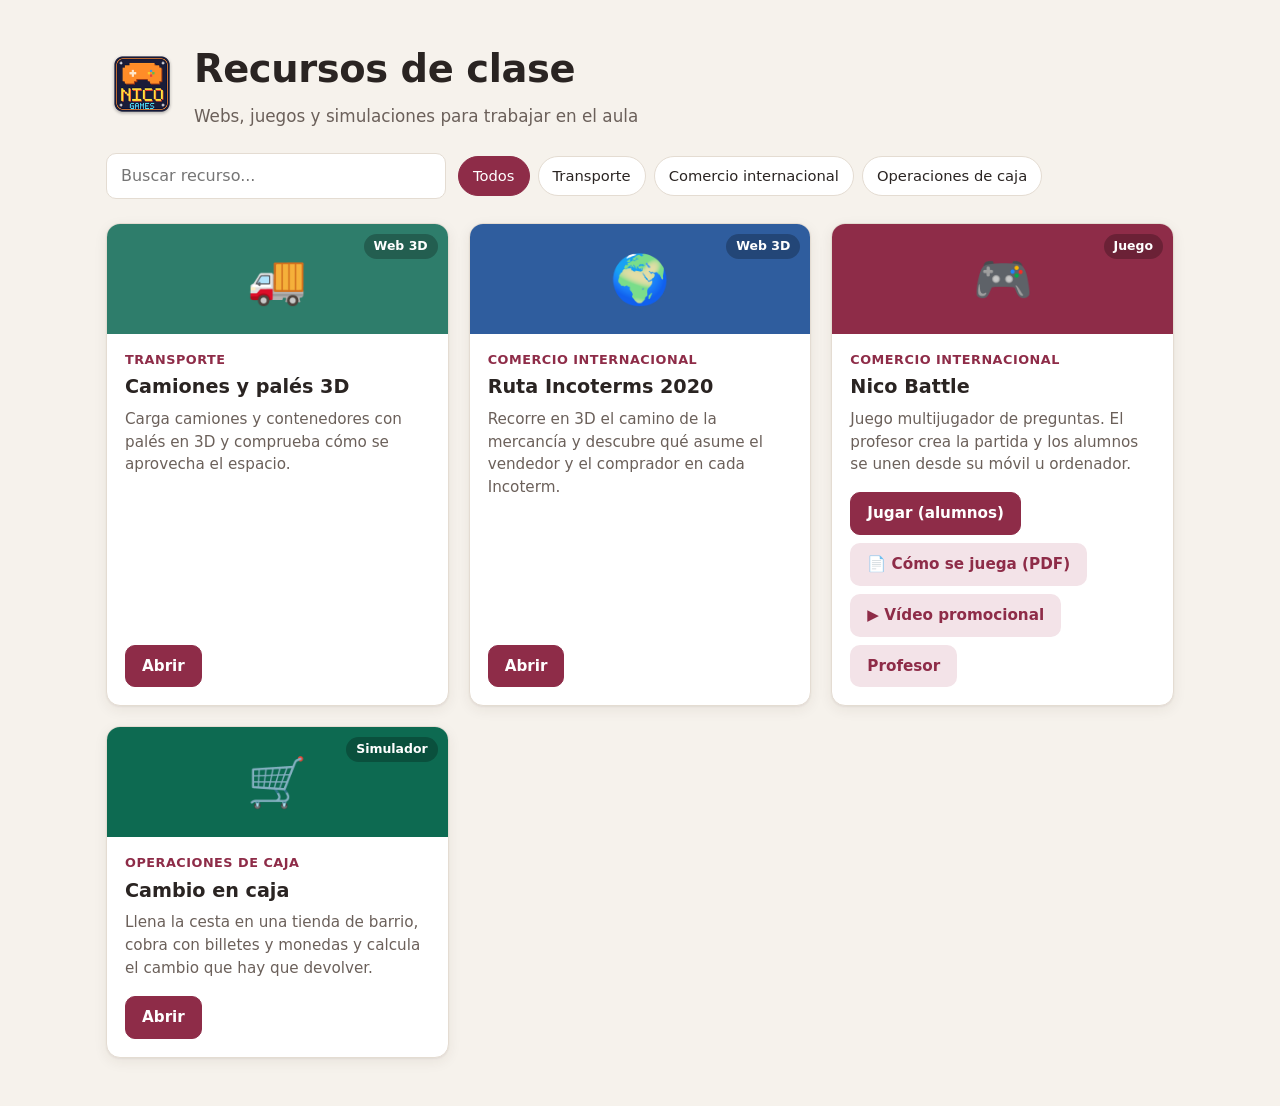
<file: index.html>
<!doctype html>
<html lang="es">
<head>
  <meta charset="utf-8">
  <meta name="viewport" content="width=device-width, initial-scale=1">
  <title>Recursos de clase</title>
  <link rel="stylesheet" href="css/estilos.css?v=2">
  <link rel="icon" href="img/logo_nico.png">
</head>
<body>
  <header class="cabecera">
    <div class="contenedor marca">
      <img class="logo" src="img/logo_nico.png" alt="Logo de Nico Games">
      <div>
        <h1 id="titulo">Recursos de clase</h1>
        <p id="subtitulo" class="subtitulo"></p>
      </div>
    </div>
  </header>

  <main class="contenedor">
    <div class="herramientas">
      <input id="buscador" class="buscador" type="search" placeholder="Buscar recurso..." aria-label="Buscar recurso">
      <div id="filtros" class="filtros" role="group" aria-label="Filtrar por tema"></div>
    </div>

    <div id="rejilla" class="rejilla"></div>
    <p id="vacio" class="vacio" hidden>No hay recursos que coincidan con la búsqueda.</p>
  </main>

  <dialog id="reproductor" class="reproductor">
    <div class="reproductor-barra">
      <h2 id="video-titulo"></h2>
      <button id="cerrar-video" type="button" class="cerrar" aria-label="Cerrar vídeo">✕</button>
    </div>
    <video id="video" controls playsinline></video>
  </dialog>

  <script src="js/recursos.js?v=6"></script>
  <script src="js/portal.js"></script>
</body>
</html>
</file>
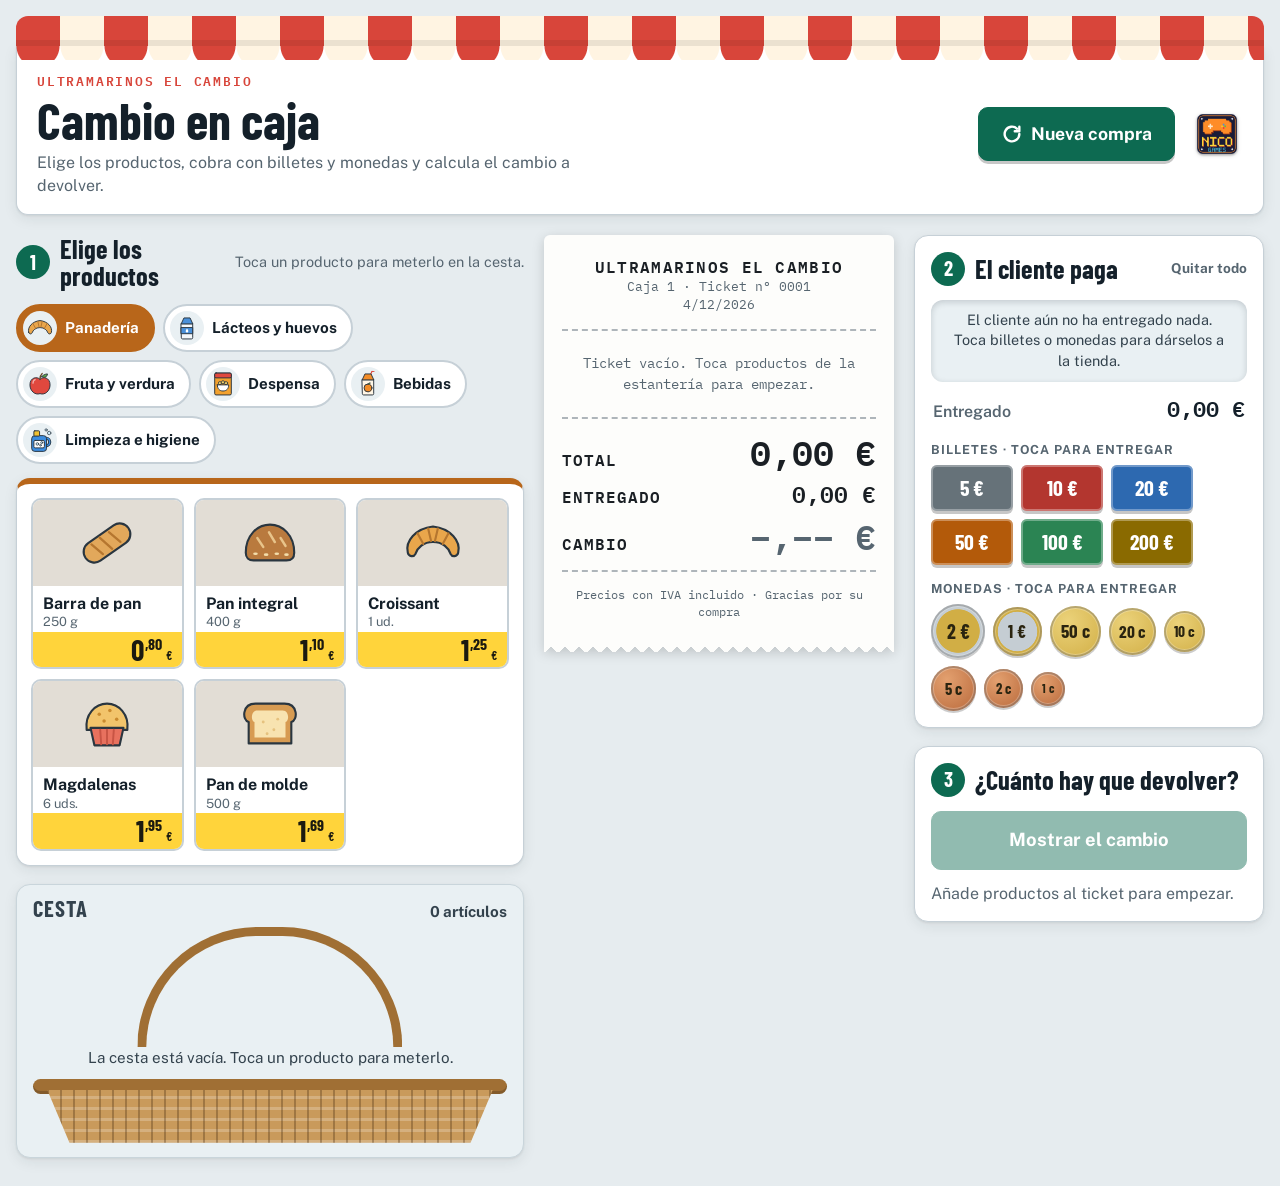
<file: cambio-en-caja/index.html>
<!doctype html><html><head><meta charset=utf8><meta name=viewport content="width=device-width,initial-scale=1,viewport-fit=cover"><style>:root{color-scheme:light;box-sizing:border-box;padding-top:env(safe-area-inset-top,0px);padding-bottom:env(safe-area-inset-bottom,0px)}html{scroll-padding-top:env(safe-area-inset-top,0px)}body{margin:0;padding:0;font:14px -apple-system,BlinkMacSystemFont,sans-serif;background:#fff;color:#000}img{max-width:100%}[hidden]:not([hidden=until-found i]){display:none!important}</style></head><body>
<title>Cambio en caja</title>
<link rel="icon" href="logo_nico.png">
<link rel="preconnect" href="https://fonts.googleapis.com">
<link rel="preconnect" href="https://fonts.gstatic.com" crossorigin>
<link rel="stylesheet" href="https://fonts.googleapis.com/css2?family=Barlow+Condensed:wght@500;600;700&family=IBM+Plex+Mono:wght@400;500;600&family=Public+Sans:wght@400;500;600;700&display=swap">
<style>
/* Concepto: una tienda de barrio. Toldo a rayas arriba; a la izquierda los pasillos con etiquetas de precio amarillas y la cesta; a la derecha el ticket y la caja, en tres pasos numerados. */
:root{
  --bg:#E6ECEF; --panel:#FFFFFF; --ink:#14202A; --muted:#566570; --line:#C6D0D7;
  --accent:#0D6A51; --accent-ink:#FFFFFF;
  --label:#FFD43B; --label-ink:#1B1A10;
  --paper:#FDFDFB; --paper-ink:#1A1F24; --paper-line:#AEB5BA;
  --warn:#B3261E;
  --stage:#E9F0F3; --stage-ink:#33424D; --stage-line:#C9D5DB; --wick:#C99A5B; --wick-d:#A06F34;
  --awn-a:#D8453A; --awn-b:#FFF4E2;
  --cu:#B8683A; --au:#D1AE45; --ag:#C5CDD3;
  --b5:#667279; --b10:#B3362F; --b20:#2D69B0; --b50:#B35A0A; --b100:#2B8453; --b200:#8A6A00;
  --shadow:0 1px 2px rgba(20,32,42,.08),0 4px 14px rgba(20,32,42,.08);
  --f-display:'Barlow Condensed','Arial Narrow',Arial,sans-serif;
  --f-body:'Public Sans',system-ui,-apple-system,'Segoe UI',sans-serif;
  --f-mono:'IBM Plex Mono',ui-monospace,Menlo,Consolas,monospace;
}
@media (prefers-color-scheme: dark){
  :root:not([data-theme="light"]){
    --bg:#0D151B; --panel:#17222B; --ink:#E6EDF1; --muted:#9BAAB5; --line:#2B3A45;
    --accent:#4CC2A0; --accent-ink:#06251C;
    --paper:#25323C; --paper-ink:#E8EEF1; --paper-line:#4A5A65;
    --warn:#FF8F85; --shadow:0 1px 2px rgba(0,0,0,.4),0 4px 14px rgba(0,0,0,.3);
    color-scheme:dark;
  }
}
:root[data-theme="dark"]{
  --bg:#0D151B; --panel:#17222B; --ink:#E6EDF1; --muted:#9BAAB5; --line:#2B3A45;
  --accent:#4CC2A0; --accent-ink:#06251C;
  --paper:#25323C; --paper-ink:#E8EEF1; --paper-line:#4A5A65;
  --warn:#FF8F85; --shadow:0 1px 2px rgba(0,0,0,.4),0 4px 14px rgba(0,0,0,.3);
  color-scheme:dark;
}

*{box-sizing:border-box}
body{
  margin:0; background:var(--bg); color:var(--ink);
  font-family:var(--f-body); font-size:16px; line-height:1.45;
  padding-block:16px 28px;
  padding-left:max(16px,env(safe-area-inset-left,0px));
  padding-right:max(16px,env(safe-area-inset-right,0px));
}
button{font:inherit;color:inherit}
:focus-visible{outline:3px solid var(--accent);outline-offset:2px}
.page{max-width:1440px;margin:0 auto}

/* Fachada: toldo y cartel */
.awning{position:relative;height:30px;border-radius:12px 12px 0 0;background:repeating-linear-gradient(90deg,var(--awn-a) 0 44px,var(--awn-b) 44px 88px);box-shadow:inset 0 -6px 0 rgba(0,0,0,.08)}
.awning::after{content:"";position:absolute;left:0;right:0;top:100%;height:14px;z-index:1;
  background:radial-gradient(circle at 22px 0,var(--awn-a) 21px,transparent 22px) 0 0/88px 14px repeat-x,
             radial-gradient(circle at 66px 0,var(--awn-b) 21px,transparent 22px) 0 0/88px 14px repeat-x}
.bar{display:flex;flex-wrap:wrap;align-items:center;justify-content:space-between;gap:14px 24px;
  background:var(--panel);border:1px solid var(--line);border-top:0;border-radius:0 0 12px 12px;padding:24px 20px 16px;margin-bottom:20px;box-shadow:var(--shadow)}
.kicker{margin:0;font:600 .8rem var(--f-mono);letter-spacing:.14em;text-transform:uppercase;color:var(--awn-a)}
h1{font-family:var(--f-display);font-weight:700;font-size:clamp(2.2rem,4.5vw,3.2rem);line-height:1;margin:2px 0 0;text-wrap:balance}
.sub{margin:6px 0 0;color:var(--muted);max-width:56ch}
.btn{display:inline-flex;align-items:center;justify-content:center;gap:8px;padding:10px 16px;border-radius:10px;border:1px solid var(--line);background:var(--panel);font-weight:700;cursor:pointer;transition:transform .08s,box-shadow .12s,filter .12s}
.btn:hover{filter:brightness(1.06)}
.btn:active{transform:translateY(1px)}
.btn.primary{background:var(--accent);border-color:var(--accent);color:var(--accent-ink);box-shadow:0 3px 0 rgba(0,0,0,.22)}
.btn.primary:active{box-shadow:0 1px 0 rgba(0,0,0,.22);transform:translateY(2px)}
.btn.new{font-size:1.1rem;padding:13px 22px}
/* Firma con el logo de Nico Games, junto al botón de nueva compra */
.bar-right{display:flex;align-items:center;gap:16px;flex-wrap:wrap}
.firma{display:flex;align-items:center;gap:8px;color:var(--muted);font:600 .8rem var(--f-body);text-decoration:none}
.firma img{width:52px;height:52px;display:block;filter:drop-shadow(0 1px 2px rgba(0,0,0,.15))}
.btn.big{width:100%;padding:15px 16px;font-size:1.15rem}
.btn:disabled,.btn:disabled:hover{opacity:.45;cursor:not-allowed;filter:none;transform:none;box-shadow:none}

/* Distribución: tienda | ticket + caja */
.layout{display:grid;gap:20px;grid-template-columns:minmax(0,1fr);align-items:start}
.shop,.side,.col{display:flex;flex-direction:column;gap:18px;min-width:0}
@media (min-width:780px){.layout{grid-template-columns:minmax(0,1fr) minmax(320px,370px)}}
@media (min-width:1220px){
  .layout{grid-template-columns:minmax(0,1fr) 720px}
  .side{display:grid;grid-template-columns:minmax(0,1fr) minmax(0,1fr);align-items:start;gap:20px}
}

/* Pasos */
.step-h{display:flex;align-items:center;gap:10px;flex-wrap:wrap}
.step-n{flex:0 0 auto;width:34px;height:34px;border-radius:50%;background:var(--accent);color:var(--accent-ink);display:grid;place-items:center;font:700 1.3rem/1 var(--f-display)}
h2{font-family:var(--f-display);font-weight:700;font-size:1.65rem;line-height:1.05;margin:0}
.step-h h2{flex:1 1 0;min-width:9ch}
.step-h .hint{flex:0 1 auto}
.step-h .hint{margin:0;color:var(--muted);font-size:.9rem}
.panel{background:var(--panel);border:1px solid var(--line);border-radius:14px;padding:16px;box-shadow:var(--shadow)}
.panel > .step-h{margin-bottom:14px}

/* Pasillos */
.tabs{display:flex;flex-wrap:wrap;gap:8px;margin:14px 0}
.tab{display:flex;align-items:center;gap:8px;padding:5px 14px 5px 5px;border-radius:999px;border:2px solid var(--line);background:var(--panel);font-weight:700;font-size:.95rem;cursor:pointer;transition:transform .08s}
.tab:hover{border-color:var(--cat)}
.tab:active{transform:scale(.97)}
.tab .ico{width:34px;height:34px;background:var(--stage);border-radius:50%;padding:3px}
.tab[aria-selected="true"]{background:var(--cat);border-color:var(--cat);color:#fff}
.tab-n{min-width:22px;height:22px;padding:0 6px;border-radius:11px;background:var(--accent);color:var(--accent-ink);font-size:.8rem;line-height:22px;text-align:center}
.tab[aria-selected="true"] .tab-n{background:#fff;color:#14202A}
.aisle{background:var(--panel);border:1px solid var(--line);border-top:6px solid var(--cat);border-radius:14px;padding:14px;box-shadow:var(--shadow)}
.tiles{display:grid;grid-template-columns:repeat(auto-fill,minmax(138px,1fr));gap:10px}
.tile{
  position:relative;display:flex;flex-direction:column;align-items:flex-start;text-align:left;
  padding:10px 10px 0;background:var(--panel);border:2px solid var(--line);
  border-radius:10px;overflow:hidden;cursor:pointer;transition:border-color .12s,transform .1s,box-shadow .12s;
}
.tile:hover{border-color:var(--cat);transform:translateY(-3px);box-shadow:0 8px 16px rgba(20,32,42,.14)}
.tile:active{transform:scale(.97)}
.tile.in{border-color:var(--accent)}
.ico{display:block;width:62px;height:62px;transition:transform .12s}
.tile:hover .t-art .ico{transform:scale(1.1) rotate(-3deg)}
.t-art{align-self:stretch;margin:-10px -10px 8px;height:86px;display:grid;place-items:center;background:var(--stage);background:color-mix(in srgb,var(--cat) 14%,var(--stage))}
.t-name{font-weight:700;line-height:1.2}
.t-unit{font-size:.8rem;color:var(--muted)}
.price{
  align-self:stretch;margin:auto -10px 0;padding:3px 10px;margin-top:8px;
  display:flex;justify-content:flex-end;align-items:flex-start;gap:1px;
  background:var(--label);color:var(--label-ink);
}
.tile .price{margin-top:auto}
.price .int{font:700 1.85rem/1 var(--f-display)}
.price .dec{font:700 1rem/1 var(--f-display);margin-top:.08rem}
.price .cur{font:600 .8rem/1 var(--f-display);margin-left:3px;align-self:flex-end;padding-bottom:3px}
.t-qty{position:absolute;top:8px;right:8px;min-width:28px;height:28px;padding:0 8px;border-radius:14px;background:var(--accent);color:var(--accent-ink);font:700 .95rem/28px var(--f-body);text-align:center;box-shadow:0 2px 0 rgba(0,0,0,.2)}
.t-qty.pop{animation:pop .3s ease-out}
@keyframes pop{0%{transform:scale(.4)}60%{transform:scale(1.25)}100%{transform:scale(1)}}

/* Cesta de la compra */
.basket-card{background:var(--stage);color:var(--stage-ink);border:1px solid var(--stage-line);border-radius:14px;padding:12px 16px 14px;overflow:hidden;box-shadow:var(--shadow)}
.bk-top{display:flex;justify-content:space-between;align-items:baseline;gap:10px}
.bk-top h3{margin:0;font:700 1.4rem/1 var(--f-display);letter-spacing:.04em;text-transform:uppercase}
.bk-top span{font-weight:700;font-size:.95rem}
.basket{position:relative;padding-top:24px;max-width:640px;margin:0 auto}
.b-handle{position:absolute;top:4px;left:50%;width:56%;height:120px;transform:translateX(-50%);border:9px solid var(--wick-d);border-bottom:0;border-radius:200px 200px 0 0}
.b-items{position:relative;z-index:2;height:148px;display:flex;flex-wrap:wrap-reverse;align-content:flex-start;justify-content:center;padding:0 22px}
.b-ico{position:relative;display:block;margin:-10px -5px 0;transform:rotate(var(--r))}
.b-ico .ico{width:58px;height:58px}
.b-ico.drop{animation:drop .4s cubic-bezier(.3,1.4,.5,1)}
@keyframes drop{from{transform:translateY(-60px) rotate(var(--r));opacity:.1}to{transform:translateY(0) rotate(var(--r));opacity:1}}
.b-n{position:absolute;right:-4px;top:-2px;background:var(--accent);color:var(--accent-ink);font:700 .8rem/1 var(--f-body);padding:3px 6px;border-radius:10px}
.b-empty{width:100%;margin:0 0 26px;text-align:center;font-size:.95rem}
.b-front{position:relative;z-index:3;height:64px;margin-top:-16px}
.b-rim{position:absolute;inset:0 0 auto 0;height:15px;border-radius:8px;background:var(--wick-d);box-shadow:inset 0 -3px 0 rgba(0,0,0,.18)}
.b-weave{position:absolute;inset:11px 3% 0 3%;clip-path:polygon(0 0,100% 0,95% 100%,5% 100%);background:repeating-linear-gradient(90deg,rgba(60,35,10,.3) 0 2px,transparent 2px 13px),repeating-linear-gradient(0deg,rgba(255,255,255,.22) 0 3px,transparent 3px 11px),var(--wick)}

/* Ticket */
.ticket-wrap{filter:drop-shadow(0 3px 6px rgba(0,0,0,.16));padding-bottom:10px}
.ticket{position:relative;background:var(--paper);color:var(--paper-ink);font-family:var(--f-mono);padding:20px 18px 22px;border-radius:6px 6px 0 0}
.ticket::after{
  content:"";position:absolute;left:0;right:0;top:100%;height:10px;
  background:
    linear-gradient(135deg,var(--paper) 50%,transparent 50%) 0 0/14px 10px,
    linear-gradient(225deg,var(--paper) 50%,transparent 50%) 0 0/14px 10px;
}
.t-head{text-align:center}
.t-shop{font-weight:600;letter-spacing:.08em}
.t-meta{font-size:.8rem;color:var(--muted)}
.dash{border:0;border-top:2px dashed var(--paper-line);margin:14px 0}
.lines{list-style:none;margin:0;padding:0;display:flex;flex-direction:column;gap:10px}
.line{display:grid;grid-template-columns:2.4ch 34px minmax(0,1fr) auto auto;gap:4px 8px;align-items:center;font-size:.92rem}
.l-ico{display:grid;place-items:center;width:34px;height:34px;background:var(--stage);border-radius:6px}
.l-ico .ico{width:28px;height:28px}
.l-q{font-weight:600}
.l-n{min-width:0}
.l-n small{display:block;color:var(--muted);font-size:.76rem;line-height:1.3}
.l-a{font-weight:500;text-align:right;font-variant-numeric:tabular-nums}
.l-c{display:flex;gap:4px}
.l-c button{width:26px;height:26px;padding:0;border:1px solid var(--paper-line);border-radius:4px;background:transparent;font:600 1rem/1 var(--f-mono);cursor:pointer}
.l-c button:hover{border-color:var(--paper-ink)}
@media (hover:hover){
  .l-c{opacity:.45}
  .line:hover .l-c,.line:focus-within .l-c{opacity:1}
}
.empty{color:var(--muted);text-align:center;padding:8px 0;font-size:.9rem}
.sums{margin:0;display:grid;gap:6px}
.sums .row{display:flex;justify-content:space-between;align-items:baseline;gap:12px}
.sums dt{font-weight:600;letter-spacing:.06em}
.sums dd{margin:0;font-weight:600;font-variant-numeric:tabular-nums;text-align:right}
.row.total dd,.row.change dd{font-size:2.2rem;line-height:1.1}
.row.paid dd{font-size:1.45rem}
.row.change.hidden dd{color:var(--muted)}
.row.change.shown dd{color:var(--accent)}
.row.change.short dt,.row.change.short dd{color:var(--warn)}
.t-foot{margin:0;text-align:center;font-size:.75rem;color:var(--muted)}

/* Paso 2: el cliente paga */
.link-btn{margin-left:auto;border:0;background:none;padding:2px 0;color:var(--accent);font-weight:700;font-size:.85rem;cursor:pointer;text-decoration:underline}
.link-btn:disabled{color:var(--muted);cursor:default;text-decoration:none}
.tray{background:var(--stage);color:var(--stage-ink);border-radius:12px;box-shadow:inset 0 2px 6px rgba(20,32,42,.18);padding:10px;min-height:76px;display:flex;flex-wrap:wrap;gap:8px;align-items:center}
.hand-empty{margin:0 auto;font-size:.9rem;text-align:center;max-width:30ch}
.give{display:flex;align-items:center;gap:8px;padding:5px 5px 5px 8px;background:#fff;border-radius:10px;box-shadow:0 1px 3px rgba(20,32,42,.18)}
.give .p-n{font-size:1.35rem;color:#14202A}
.give button{width:28px;height:28px;padding:0;border:1px solid var(--stage-line);border-radius:7px;background:#fff;color:#14202A;font-weight:700;cursor:pointer}
.give button:hover{border-color:var(--accent)}
.tray-sum{display:flex;justify-content:space-between;align-items:baseline;margin:8px 2px 0;font-weight:600;color:var(--muted)}
.tray-sum strong{font:600 1.35rem var(--f-mono);color:var(--ink);font-variant-numeric:tabular-nums}
.given{display:block;font:400 .76rem/1.3 var(--f-mono);color:var(--muted)}
.pal-h{margin:16px 0 8px;font:700 .78rem var(--f-body);letter-spacing:.08em;text-transform:uppercase;color:var(--muted)}
.bills{display:flex;flex-wrap:wrap;gap:8px}
.bill{
  width:82px;height:46px;border:0;border-radius:6px;background:var(--b);color:#fff;
  font:700 1.35rem/1 var(--f-display);cursor:pointer;box-shadow:inset 0 0 0 2px rgba(255,255,255,.32),0 3px 0 rgba(0,0,0,.22);
  transition:transform .08s;
}
.bill:hover{transform:translateY(-2px) rotate(-2deg)}
.bill:active{transform:translateY(2px);box-shadow:inset 0 0 0 2px rgba(255,255,255,.32)}
.coins{display:flex;flex-wrap:wrap;align-items:center;gap:8px}
button.coin{--s:2.1px;border:0;padding:0;cursor:pointer;transition:transform .08s}
button.coin:hover{transform:translateY(-2px)}
button.coin:active{transform:translateY(2px) scale(.95)}

/* Paso 3: solución */
.sol-hint{margin:12px 0 0;color:var(--muted)}
.notice{margin:12px 0 0;color:var(--warn);font-weight:600}
.big-change{margin:16px 0 0;text-align:center;font:700 3.2rem/1 var(--f-display);color:var(--accent);font-variant-numeric:tabular-nums}
.big-change small{display:block;font:700 .8rem var(--f-body);letter-spacing:.1em;text-transform:uppercase;color:var(--muted);margin-bottom:4px}
.check{margin:10px 0 0;text-align:center;font:500 .95rem var(--f-mono);font-variant-numeric:tabular-nums;color:var(--muted)}
.sub-h{display:flex;justify-content:space-between;gap:10px;margin:18px 0 0;font:700 .78rem var(--f-body);letter-spacing:.08em;text-transform:uppercase;color:var(--muted)}
.sub-h span{text-transform:none;letter-spacing:0;font-weight:500}
.pieces{list-style:none;margin:12px 0 0;padding:0;display:grid;gap:10px}
.pieces li{display:flex;align-items:center;gap:14px}
.p-ico{flex:0 0 104px;display:flex;align-items:center}
.p-n{font:700 1.9rem/1 var(--f-display)}
.p-sub{margin-left:auto;color:var(--muted);font:500 .9rem var(--f-mono);font-variant-numeric:tabular-nums}
.steps{list-style:none;margin:10px 0 0;padding:0;display:grid;gap:8px;font:500 .9rem var(--f-mono);font-variant-numeric:tabular-nums}
.steps li{display:flex;flex-wrap:wrap;gap:2px 10px;align-items:baseline}
.steps .arrow{color:var(--muted)}
.steps .what{margin-left:auto;color:var(--muted)}

/* Monedas y billetes a escala real: 1 mm = 2,3 px en monedas y 0,62 px en billetes */
.coin{
  --s:2.3px;width:calc(var(--d)*var(--s));aspect-ratio:1;border-radius:50%;display:grid;place-items:center;
  color:#2A2410;font:700 calc(var(--d)*.78px)/1 var(--f-display);
  box-shadow:inset 0 0 0 2px rgba(0,0,0,.22),inset 0 0 0 3px rgba(255,255,255,.25),0 2px 0 rgba(0,0,0,.2);
}
.cu{background:radial-gradient(circle at 35% 30%,#E3A06F,var(--cu))}
.au{background:radial-gradient(circle at 35% 30%,#EBD27A,var(--au))}
.one{background:radial-gradient(circle,var(--ag) 0 56%,var(--au) 58%)}
.two{background:radial-gradient(circle,var(--au) 0 56%,var(--ag) 58%)}
.note{
  width:calc(var(--w)*.62px);height:calc(var(--h)*.62px);border-radius:4px;background:var(--b);color:#fff;
  display:grid;place-items:center;font:700 1.15rem/1 var(--f-display);
  box-shadow:inset 0 0 0 2px rgba(255,255,255,.3);
}

@media (prefers-reduced-motion:reduce){*{transition:none!important;animation:none!important}}
</style>

<div class="page">
  <header>
    <div class="awning" aria-hidden="true"></div>
    <div class="bar">
      <div>
        <p class="kicker">Ultramarinos El Cambio</p>
        <h1>Cambio en caja</h1>
        <p class="sub">Elige los productos, cobra con billetes y monedas y calcula el cambio a devolver.</p>
      </div>
      <div class="bar-right">
        <button type="button" class="btn primary new" id="newBtn"><svg viewBox="0 0 24 24" width="22" height="22" fill="none" stroke="currentColor" stroke-width="2.6" stroke-linecap="round" stroke-linejoin="round" aria-hidden="true"><path d="M20 12a8 8 0 1 1-2.4-5.7"/><path d="M20 4v5h-5"/></svg>Nueva compra</button>
        <div class="firma"><img src="logo_nico.png" alt="Logo de Nico Games"></div>
      </div>
    </div>
  </header>

  <div class="layout">
    <section class="shop" aria-labelledby="shelfTitle">
      <div>
        <div class="step-h"><span class="step-n">1</span><h2 id="shelfTitle">Elige los productos</h2><p class="hint">Toca un producto para meterlo en la cesta.</p></div>
        <div class="tabs" id="tabs" role="tablist" aria-label="Pasillos"></div>
        <div id="shelf"></div>
      </div>

      <section class="basket-card" aria-label="Cesta de la compra">
        <div class="bk-top"><h3>Cesta</h3><span id="bkCount">0 artículos</span></div>
        <div class="basket">
          <div class="b-handle"></div>
          <div class="b-items" id="bItems"></div>
          <div class="b-front"><div class="b-rim"></div><div class="b-weave"></div></div>
        </div>
      </section>
    </section>

    <div class="side">
      <div class="col">
        <div class="ticket-wrap">
          <div class="ticket">
            <div class="t-head">
              <div class="t-shop">ULTRAMARINOS EL CAMBIO</div>
              <div class="t-meta">Caja 1 · Ticket nº <span id="ticketNo">0001</span></div>
              <div class="t-meta" id="ticketDate"></div>
            </div>
            <hr class="dash">
            <ul class="lines" id="lines"></ul>
            <hr class="dash">
            <dl class="sums" aria-live="polite">
              <div class="row total"><dt>TOTAL</dt><dd id="sumTotal"></dd></div>
              <div class="row paid"><dt>ENTREGADO</dt><dd><span id="sumPaid"></span><small class="given" id="givenText"></small></dd></div>
              <div class="row change hidden" id="rowChange"><dt id="changeLabel">CAMBIO</dt><dd id="sumChange"></dd></div>
            </dl>
            <hr class="dash">
            <p class="t-foot">Precios con IVA incluido · Gracias por su compra</p>
          </div>
        </div>
      </div>

      <div class="col">
        <section class="panel" aria-labelledby="payTitle">
          <div class="step-h"><span class="step-n">2</span><h2 id="payTitle">El cliente paga</h2><button type="button" class="link-btn" id="clearPay">Quitar todo</button></div>
          <div class="tray" id="hand"></div>
          <div class="tray-sum"><span>Entregado</span><strong id="paySum">0,00 €</strong></div>
          <h3 class="pal-h">Billetes · toca para entregar</h3>
          <div class="bills" id="bills"></div>
          <h3 class="pal-h">Monedas · toca para entregar</h3>
          <div class="coins" id="coins"></div>
        </section>

        <section class="panel" aria-labelledby="solTitle">
          <div class="step-h"><span class="step-n">3</span><h2 id="solTitle">¿Cuánto hay que devolver?</h2></div>
          <button type="button" class="btn big primary" id="revealBtn">Mostrar el cambio</button>
          <div id="solution" aria-live="polite"></div>
        </section>
      </div>
    </div>
  </div>
</div>

<script>
// <logic>
const PRODUCTS=[
  {id:'pan',n:'Barra de pan',u:'250 g',c:80,cat:'Panadería'},
  {id:'integral',n:'Pan integral',u:'400 g',c:110,cat:'Panadería'},
  {id:'croissant',n:'Croissant',u:'1 ud.',c:125,cat:'Panadería'},
  {id:'magdalenas',n:'Magdalenas',u:'6 uds.',c:195,cat:'Panadería'},
  {id:'molde',n:'Pan de molde',u:'500 g',c:169,cat:'Panadería'},
  {id:'leche',n:'Leche entera',u:'1 L',c:99,cat:'Lácteos y huevos'},
  {id:'yogur',n:'Yogur natural',u:'pack de 4',c:140,cat:'Lácteos y huevos'},
  {id:'huevos',n:'Huevos',u:'docena',c:260,cat:'Lácteos y huevos'},
  {id:'queso',n:'Queso en lonchas',u:'200 g',c:235,cat:'Lácteos y huevos'},
  {id:'mantequilla',n:'Mantequilla',u:'250 g',c:215,cat:'Lácteos y huevos'},
  {id:'platanos',n:'Plátanos',u:'1 kg',c:179,cat:'Fruta y verdura'},
  {id:'manzanas',n:'Manzanas',u:'1 kg',c:220,cat:'Fruta y verdura'},
  {id:'tomates',n:'Tomates',u:'1 kg',c:249,cat:'Fruta y verdura'},
  {id:'lechuga',n:'Lechuga',u:'1 ud.',c:90,cat:'Fruta y verdura'},
  {id:'naranjas',n:'Naranjas',u:'malla de 2 kg',c:280,cat:'Fruta y verdura'},
  {id:'arroz',n:'Arroz',u:'1 kg',c:135,cat:'Despensa'},
  {id:'macarrones',n:'Macarrones',u:'500 g',c:95,cat:'Despensa'},
  {id:'aceite',n:'Aceite de oliva',u:'1 L',c:890,cat:'Despensa'},
  {id:'atun',n:'Atún en aceite',u:'pack de 3',c:345,cat:'Despensa'},
  {id:'tomatefrito',n:'Tomate frito',u:'400 g',c:105,cat:'Despensa'},
  {id:'galletas',n:'Galletas',u:'450 g',c:185,cat:'Despensa'},
  {id:'cereales',n:'Cereales',u:'375 g',c:310,cat:'Despensa'},
  {id:'agua',n:'Agua mineral',u:'1,5 L',c:60,cat:'Bebidas'},
  {id:'zumo',n:'Zumo de naranja',u:'1 L',c:175,cat:'Bebidas'},
  {id:'cola',n:'Refresco de cola',u:'2 L',c:189,cat:'Bebidas'},
  {id:'cafe',n:'Café molido',u:'250 g',c:320,cat:'Bebidas'},
  {id:'cerveza',n:'Cerveza',u:'pack de 6',c:450,cat:'Bebidas'},
  {id:'papel',n:'Papel higiénico',u:'6 rollos',c:295,cat:'Limpieza e higiene'},
  {id:'detergente',n:'Detergente',u:'30 lavados',c:560,cat:'Limpieza e higiene'},
  {id:'gel',n:'Gel de ducha',u:'750 ml',c:230,cat:'Limpieza e higiene'},
  {id:'dentifrico',n:'Pasta de dientes',u:'75 ml',c:190,cat:'Limpieza e higiene'},
  {id:'lejia',n:'Lejía',u:'2 L',c:115,cat:'Limpieza e higiene'}
];
const BY=Object.fromEntries(PRODUCTS.map(p=>[p.id,p]));
const BILLS=[5,10,20,50,100,200];
// v en céntimos; d = diámetro real en mm; w y h = medidas reales del billete en mm
const DEN=[
  {v:20000,note:true,l:'200 €',w:153,h:82},
  {v:10000,note:true,l:'100 €',w:147,h:82},
  {v:5000,note:true,l:'50 €',w:140,h:77},
  {v:2000,note:true,l:'20 €',w:133,h:72},
  {v:1000,note:true,l:'10 €',w:127,h:67},
  {v:500,note:true,l:'5 €',w:120,h:62},
  {v:200,l:'2 €',d:25.75,cls:'two'},
  {v:100,l:'1 €',d:23.25,cls:'one'},
  {v:50,l:'50 c',d:24.25,cls:'au'},
  {v:20,l:'20 c',d:22.25,cls:'au'},
  {v:10,l:'10 c',d:19.75,cls:'au'},
  {v:5,l:'5 c',d:21.25,cls:'cu'},
  {v:2,l:'2 c',d:18.75,cls:'cu'},
  {v:1,l:'1 c',d:16.25,cls:'cu'}
];
const fmtN=c=>Math.floor(c/100)+','+String(c%100).padStart(2,'0');
const fmt=c=>fmtN(c)+' €';

const payTotal=pay=>Object.entries(pay).reduce((s,[v,n])=>s+(+v)*n,0);
const payPieces=pay=>DEN.filter(d=>pay[d.v]).map(d=>({d,n:pay[d.v]}));
function breakdown(cents){
  const out=[];let r=cents;
  for(const d of DEN){
    const n=Math.floor(r/d.v);
    if(n){out.push({d,n});r-=n*d.v;}
  }
  return out;
}
// Cambio "como en la tienda": desde el total, sumar hasta el siguiente múltiplo de 10 c, de 1 €, de 10 €... hasta llegar al billete
function countUp(total,paid){
  const steps=[];let cur=total;
  for(const t of [10,100,1000,10000,100000]){
    if(cur>=paid)break;
    const next=Math.min(Math.ceil(cur/t)*t,paid);
    if(next>cur){steps.push({from:cur,to:next,pieces:breakdown(next-cur)});cur=next;}
  }
  return steps;
}
// </logic>

const $=s=>document.querySelector(s);
const state={cart:new Map(),pay:{},stage:0,no:1,lastAdded:null,cat:0};
const total=()=>{let s=0;state.cart.forEach((q,id)=>{s+=BY[id].c*q;});return s;};

// Dibujos sencillos de cada producto (64×64). El contorno oscuro se aplica a todos desde el grupo.
const CAN=(x,y,c)=>'<g transform="translate('+x+' '+y+')"><path d="M2 8v20c0 6 28 6 28 0V8z" fill="'+c+'"/><ellipse cx="16" cy="8" rx="14" ry="5" fill="#D5DEE4"/><ellipse cx="16" cy="8" rx="9" ry="2.8" fill="none" stroke="#9AA9B4" stroke-width="1.4"/><ellipse cx="14" cy="19" rx="5" ry="3" fill="#fff" stroke="none"/><path d="M18.5 19l4-3v6z" fill="#fff" stroke="none"/></g>';
const BEER=(x,y,c)=>'<g transform="translate('+x+' '+y+')"><rect x="0" y="4" width="14" height="26" rx="3" fill="'+c+'"/><rect x="0" y="14" width="14" height="8" fill="#fff"/><ellipse cx="7" cy="5" rx="6" ry="2.2" fill="#D5DEE4"/></g>';
const ROLL=(x,y)=>'<g transform="translate('+x+' '+y+')"><path d="M-17 0v26c0 7 34 7 34 0V0z" fill="#fff"/><ellipse cx="0" cy="0" rx="17" ry="6.5" fill="#F4F7F9"/><ellipse cx="0" cy="0" rx="6.5" ry="2.5" fill="#C9A27A"/><path d="M-17 13c0 7 34 7 34 0" fill="none" stroke="#9CC9E8" stroke-width="2"/></g>';
const CUP=(x,c)=>'<g transform="translate('+x+' 0)"><path d="M3 30l4 24h14l4-24z" fill="#fff"/><path d="M4 36l1.7 10h16.6L24 36z" fill="'+c+'"/><rect x="1" y="25" width="26" height="6" rx="2" fill="#C9D6DE"/></g>';
const BOTTLE='M23 22c0-6 5-6 5-12V8h8v2c0 6 5 6 5 12v32c0 3-2 5-5 5H28c-3 0-5-2-5-5z';
const CARTON='<path d="M19 22h26v32c0 2-1 3-3 3H22c-2 0-3-1-3-3z" fill="#F4F8FB"/>';
const ICONS={
pan:'<g transform="rotate(-35 32 32)"><rect x="5" y="21" width="54" height="22" rx="11" fill="#E2A85B"/><path d="M18 24l4 15M29 23l4 17M40 24l4 15" fill="none" stroke="#B5762F" stroke-width="2.4"/></g>',
integral:'<path d="M7 42C7 24 19 13 32 13s25 11 25 29c0 5-3 8-8 8H15c-5 0-8-3-8-8z" fill="#B97A3E"/><path d="M19 27l6 9M31 21l6 10M43 27l5 8" fill="none" stroke="#E8C48A" stroke-width="2.6"/><g fill="#F3DDAA" stroke="none"><ellipse cx="17" cy="43" rx="2.4" ry="1.3"/><ellipse cx="28" cy="44" rx="2.4" ry="1.3"/><ellipse cx="39" cy="43" rx="2.4" ry="1.3"/><ellipse cx="49" cy="44" rx="2.4" ry="1.3"/></g>',
croissant:'<path d="M6 42C3 30 14 17 32 15c18 2 29 15 26 27-1 4-6 5-8 1-2-6-8-12-18-12s-16 6-18 12c-2 4-7 3-8-1z" fill="#E9A64B"/><path d="M16 22l6 11M27 17l3 13M37 17l-3 13M48 22l-6 11" fill="none" stroke="#B5762F" stroke-width="2.2"/>',
magdalenas:'<path d="M11 38C9 22 20 11 32 11s23 11 21 27z" fill="#F2C46B"/><g fill="#C98A2E" stroke="none"><circle cx="24" cy="22" r="1.8"/><circle cx="35" cy="18" r="1.8"/><circle cx="42" cy="27" r="1.8"/><circle cx="29" cy="29" r="1.8"/></g><path d="M15 36l4 18h26l4-18z" fill="#E8715E"/><path d="M25 38l1 15M32 38v15M39 38l-1 15" fill="none" stroke="#C85444" stroke-width="2"/>',
molde:'<path d="M10 52V30C3 28 3 11 17 11h30c14 0 14 17 7 19v22z" fill="#D79B52"/><path d="M16 46V30c-4-1-4-12 3-12h26c7 0 7 11 3 12v16z" fill="#F8E3B0" stroke="none"/><g fill="#E6C27F" stroke="none"><circle cx="25" cy="30" r="1.5"/><circle cx="36" cy="38" r="1.5"/><circle cx="29" cy="42" r="1.5"/><circle cx="40" cy="27" r="1.5"/></g>',
leche:CARTON+'<path d="M19 22L25 9h14l6 13z" fill="#4A90D9"/><rect x="19" y="31" width="26" height="14" fill="#4A90D9"/><path d="M32 33c-4 5-4 9 0 9s4-4 0-9z" fill="#fff" stroke="none"/>',
yogur:CUP(3,'#F4A7B9')+CUP(33,'#F7C948'),
huevos:'<ellipse cx="18" cy="31" rx="8" ry="10" fill="#FFF1D6"/><ellipse cx="46" cy="31" rx="8" ry="10" fill="#FFF1D6"/><ellipse cx="32" cy="28" rx="8" ry="10" fill="#F1D0A0"/><path d="M7 36h50l-4 18H11z" fill="#C9B79C"/><path d="M21 37l1 16M32 37v16M43 37l-1 16" fill="none" stroke="#9E8B70" stroke-width="2"/>',
queso:'<g transform="rotate(-8 32 40)"><rect x="12" y="24" width="38" height="30" rx="3" fill="#F2BC38"/></g><g transform="rotate(7 32 32)"><rect x="14" y="12" width="38" height="32" rx="3" fill="#F8CE4F"/><ellipse cx="26" cy="24" rx="4" ry="3" fill="#E3A82C" stroke-width="1.5"/><ellipse cx="42" cy="34" rx="3" ry="2.4" fill="#E3A82C" stroke-width="1.5"/><ellipse cx="39" cy="20" rx="2" ry="1.6" fill="#E3A82C" stroke-width="1.5"/></g>',
mantequilla:'<path d="M8 30l10-10h40L48 30z" fill="#FFF0B0"/><path d="M48 30l10-10v20L48 50z" fill="#EBC75A"/><rect x="8" y="30" width="40" height="20" fill="#FBE38A"/><rect x="8" y="36" width="40" height="9" fill="#F4F7F9"/><path d="M14 40.5h14" fill="none" stroke="#4A90D9" stroke-width="2.4"/>',
platanos:'<g transform="translate(6 -6)"><path d="M8 14h8c0 16 10 26 34 24l4 7C24 57 4 42 8 14z" fill="#EDBF22"/><path d="M8 9h8v6H8z" fill="#8A6A2E"/></g><path d="M8 14h8c0 16 10 26 34 24l4 7C24 57 4 42 8 14z" fill="#F6D33B"/><path d="M8 9h8v6H8z" fill="#8A6A2E"/><circle cx="52" cy="41.5" r="2" fill="#5B4A2A" stroke="none"/>',
manzanas:'<path d="M32 21C25 14 9 17 9 34c0 14 12 24 23 20 11 4 23-6 23-20 0-17-16-20-23-13z" fill="#E0483E"/><path d="M32 20c0-6 2-9 5-12" fill="none" stroke="#6B4A2A" stroke-width="3"/><path d="M36 15c5-6 13-6 13-6-1 7-6 10-13 6z" fill="#5DAE4B"/><path d="M16 30c0-4 2-7 5-8" fill="none" stroke="#fff" stroke-width="3" opacity=".55"/>',
tomates:'<ellipse cx="32" cy="38" rx="23" ry="19" fill="#E5493A"/><path d="M32 14L34.6 20.4 41.5 20.9 36.3 25.4 37.9 32.1 32 28.5 26.1 32.1 27.7 25.4 22.5 20.9 29.4 20.4Z" fill="#4E9C3F"/><path d="M14 38c0-5 3-9 7-11" fill="none" stroke="#fff" stroke-width="3" opacity=".5"/>',
lechuga:'<ellipse cx="18" cy="36" rx="13" ry="17" fill="#5FA83F" transform="rotate(-12 18 36)"/><ellipse cx="46" cy="36" rx="13" ry="17" fill="#5FA83F" transform="rotate(12 46 36)"/><path d="M32 56C18 56 14 44 16 34c1-8 6-14 10-16 3-3 9-3 12 0 4 2 9 8 10 16 2 10-2 22-16 22z" fill="#8FD05E"/><path d="M32 54V26M32 44l-9-9M32 44l9-9M32 36l-6-6M32 36l6-6" fill="none" stroke="#4E9C3F" stroke-width="1.8"/>',
naranjas:'<g fill="#F28C28"><circle cx="21" cy="43" r="14"/><circle cx="43" cy="43" r="14"/><circle cx="32" cy="27" r="14"/></g><path d="M22 17h20l13 22c3 13-8 19-23 19S6 52 9 39z" fill="none" stroke="#E03A3A" stroke-width="2" stroke-dasharray="3 3"/><rect x="25" y="9" width="14" height="9" rx="2" fill="#E03A3A"/>',
arroz:'<rect x="15" y="10" width="34" height="46" rx="3" fill="#F8F3E3"/><rect x="15" y="10" width="34" height="7" fill="#D9CDA4"/><path d="M20 10v7M25 10v7M30 10v7M35 10v7M40 10v7M45 10v7" fill="none" stroke-width="1.2"/><circle cx="32" cy="37" r="11" fill="#3E9B5B"/><g fill="#fff" stroke="none"><ellipse cx="28" cy="35" rx="3.2" ry="1.5" transform="rotate(-30 28 35)"/><ellipse cx="36" cy="34" rx="3.2" ry="1.5" transform="rotate(25 36 34)"/><ellipse cx="32" cy="41" rx="3.2" ry="1.5"/></g>',
macarrones:'<g fill="none"><path d="M12 28C12 12 34 12 34 28" stroke="#2A3640" stroke-width="12"/><path d="M12 28C12 12 34 12 34 28" stroke="#F5C85A" stroke-width="8"/><path d="M32 45C32 29 54 29 54 45" stroke="#2A3640" stroke-width="12"/><path d="M32 45C32 29 54 29 54 45" stroke="#F5C85A" stroke-width="8"/><path d="M11 55C11 41 29 41 29 55" stroke="#2A3640" stroke-width="12"/><path d="M11 55C11 41 29 41 29 55" stroke="#F5C85A" stroke-width="8"/></g>',
aceite:'<path d="M21 26C21 19 28 19 28 13V9h8v4c0 6 7 6 7 13v28c0 3-2 5-5 5H26c-3 0-5-2-5-5z" fill="#B7CF45"/><rect x="27" y="3" width="10" height="7" rx="2" fill="#2F7A3A"/><rect x="21" y="34" width="22" height="15" fill="#FFF3D0"/><ellipse cx="32" cy="42" rx="4" ry="5" fill="#5E7F2E"/><path d="M32 37c1-2 3-3 4-3" fill="none" stroke="#2F7A3A" stroke-width="1.6"/>',
atun:CAN(4,26,'#3A7CC2').replace('translate(4 26)','translate(30 10)').replace('#3A7CC2','#D9553F')+CAN(4,26,'#3A7CC2'),
tomatefrito:'<rect x="15" y="22" width="34" height="34" rx="8" fill="#D9402F"/><rect x="18" y="12" width="28" height="11" rx="3" fill="#E9EDF0"/><path d="M22 12v11M28 12v11M34 12v11M40 12v11" fill="none" stroke-width="1.2"/><rect x="15" y="33" width="34" height="15" fill="#FFF3D6"/><circle cx="32" cy="41" r="5" fill="#E5493A" stroke-width="1.6"/><path d="M30 37l2 1.5 2-1.5" fill="none" stroke="#4E9C3F" stroke-width="1.6"/>',
galletas:'<circle cx="43" cy="26" r="15" fill="#C98A45"/><g fill="#5A2F18" stroke="none"><ellipse cx="40" cy="20" rx="2.6" ry="2"/><ellipse cx="49" cy="29" rx="2.6" ry="2"/><ellipse cx="39" cy="31" rx="2.2" ry="1.8"/></g><circle cx="25" cy="39" r="17" fill="#DDA55B"/><g fill="#6B3B1F" stroke="none"><ellipse cx="19" cy="33" rx="3" ry="2.2" transform="rotate(-20 19 33)"/><ellipse cx="30" cy="31" rx="3" ry="2.2" transform="rotate(15 30 31)"/><ellipse cx="25" cy="42" rx="3" ry="2.2"/><ellipse cx="15" cy="45" rx="2.6" ry="2"/><ellipse cx="35" cy="45" rx="2.6" ry="2"/></g>',
cereales:'<rect x="13" y="7" width="38" height="50" rx="3" fill="#F2A12E"/><rect x="13" y="7" width="38" height="11" rx="3" fill="#E0483E"/><g fill="#F7D56A" stroke-width="1.8"><circle cx="25" cy="30" r="3.6"/><circle cx="32" cy="28" r="3.6"/><circle cx="39" cy="30" r="3.6"/></g><path d="M19 34h26c0 9-5 14-13 14S19 43 19 34z" fill="#fff"/>',
agua:'<path d="'+BOTTLE+'" fill="#D6EFFB"/><path d="M23 32h18v22c0 3-2 5-5 5H28c-3 0-5-2-5-5z" fill="#7CC6EE" stroke="none"/><path d="'+BOTTLE+'" fill="none"/><rect x="27" y="2" width="10" height="7" rx="2" fill="#1E73BE"/><rect x="23" y="36" width="18" height="10" fill="#fff"/><path d="M26 41c2-2 4-2 6 0s4 2 6 0" fill="none" stroke="#1E73BE" stroke-width="1.8"/>',
zumo:'<path d="M38 11l3-8h7" fill="none" stroke="#E0483E" stroke-width="2.6"/>'+CARTON.replace('#F4F8FB','#FFF6E6')+'<path d="M19 22L25 9h14l6 13z" fill="#F28C28"/><circle cx="32" cy="41" r="9" fill="#F28C28"/><path d="M32 32c2-3 5-3 5-3 0 3-2 4-5 3z" fill="#5DAE4B" stroke-width="1.6"/>',
cola:'<path d="M22 26c0-8 7-8 7-15V8h6v3c0 7 7 7 7 15v28c0 3-2 5-5 5H27c-3 0-5-2-5-5z" fill="#5A2E1F"/><rect x="27" y="3" width="10" height="7" rx="2" fill="#D9301F"/><rect x="22" y="30" width="20" height="15" fill="#E0382B"/><path d="M24 41c4-6 8 2 16-4" fill="none" stroke="#fff" stroke-width="2.2"/><path d="M26 16v10" fill="none" stroke="#9A6A55" stroke-width="2"/>',
cafe:'<path d="M16 14h32l3 42H13z" fill="#6B4226"/><rect x="15" y="9" width="34" height="8" rx="1.5" fill="#4A2C17"/><rect x="20" y="27" width="24" height="22" rx="3" fill="#F3E4C8"/><ellipse cx="32" cy="38" rx="6.5" ry="9" transform="rotate(25 32 38)" fill="#6B4226"/><path d="M30 30c5 6 0 10 4 16" fill="none" stroke="#F3E4C8" stroke-width="1.8"/>',
cerveza:BEER(7,2,'#D9A21A')+BEER(25,2,'#D9A21A')+BEER(43,2,'#D9A21A')+BEER(7,26,'#F2C230')+BEER(25,26,'#F2C230')+BEER(43,26,'#F2C230'),
papel:ROLL(40,16)+ROLL(24,28),
detergente:'<path d="M46 28c11 0 11 17 0 17" fill="none" stroke="#2A3640" stroke-width="7"/><path d="M46 28c11 0 11 17 0 17" fill="none" stroke="#3C8DE0" stroke-width="3"/><rect x="13" y="22" width="34" height="36" rx="7" fill="#3C8DE0"/><rect x="18" y="11" width="13" height="12" rx="2" fill="#F2C230"/><rect x="18" y="33" width="24" height="17" rx="3" fill="#fff"/><g fill="#CDEBFA" stroke-width="1.6"><circle cx="26" cy="41" r="3"/><circle cx="33" cy="44" r="2"/><circle cx="36" cy="38" r="2.4"/><circle cx="53" cy="16" r="4"/><circle cx="46" cy="9" r="2.6"/></g>',
gel:'<rect x="19" y="26" width="26" height="32" rx="7" fill="#3FBFA0"/><rect x="28" y="18" width="8" height="9" fill="#F4F7F9"/><path d="M25 12h14v6H25z" fill="#F4F7F9"/><path d="M39 13h8v4h-8z" fill="#F4F7F9"/><rect x="19" y="36" width="26" height="14" fill="#fff"/><path d="M32 38c-3 3.5-3 7 0 7s3-3.500 0-7z" fill="#3FBFA0" stroke-width="1.6"/>',
dentifrico:'<g transform="rotate(-32 32 32)"><rect x="9" y="22" width="34" height="20" rx="3" fill="#fff"/><rect x="9" y="29" width="34" height="6" fill="#3FA7E8" stroke="none"/><path d="M9 29h34M9 35h34" fill="none" stroke-width="1.6"/><path d="M9 22l-5 2v16l5 2z" fill="#DDE6EC"/><rect x="43" y="25" width="11" height="14" rx="2" fill="#2D6FD6"/></g>',
lejia:'<rect x="39" y="22" width="15" height="17" rx="6" fill="#F5F7FA"/><rect x="43.5" y="26.5" width="6" height="8" rx="3" fill="#E9F0F3" stroke-width="1.6"/><rect x="13" y="20" width="34" height="38" rx="7" fill="#F5F7FA"/><rect x="19" y="10" width="16" height="11" rx="2" fill="#F5F7FA"/><rect x="20" y="4" width="14" height="8" rx="2" fill="#2D9CDB"/><rect x="13" y="33" width="34" height="16" fill="#F6C945"/><path d="M30 35.500l6 10H24z" fill="#2A3640" stroke-width="1.6"/><rect x="29.400" y="39" width="1.200" height="3" fill="#F6C945" stroke="none"/><circle cx="30" cy="43.800" r=".8" fill="#F6C945" stroke="none"/>'
};
document.body.insertAdjacentHTML('afterbegin','<svg width="0" height="0" style="position:absolute" aria-hidden="true" focusable="false"><defs>'+Object.entries(ICONS).map(([k,v])=>'<symbol id="i-'+k+'" viewBox="0 0 64 64"><g stroke="#2A3640" stroke-width="2.2" stroke-linejoin="round" stroke-linecap="round">'+v+'</g></symbol>').join('')+'</defs></svg>');
const ico=id=>'<svg class="ico" viewBox="0 0 64 64" aria-hidden="true" focusable="false"><use href="#i-'+id+'"/></svg>';

const ROT=[-7,4,-3,8,-9,2,6,-5];
function renderBasket(){
  const entries=[...state.cart];
  const units=entries.reduce((s,[,q])=>s+q,0);
  let per=entries.map(([,q])=>Math.min(q,3));
  if(per.reduce((a,b)=>a+b,0)>15)per=per.map(()=>1);
  let h='',k=0;
  entries.forEach(([id,q],i)=>{
    for(let j=0;j<per[i];j++,k++){
      const last=j===per[i]-1;
      h+='<span class="b-ico'+(last&&state.lastAdded===id?' drop':'')+'" style="--r:'+ROT[k%ROT.length]+'deg">'+ico(id)+(last&&q>per[i]?'<span class="b-n">×'+q+'</span>':'')+'</span>';
    }
  });
  $('#bItems').innerHTML=h||'<p class="b-empty">La cesta está vacía. Toca un producto para meterlo.</p>';
  $('#bkCount').textContent=units+(units===1?' artículo':' artículos');
  state.lastAdded=null;
}

function priceHTML(c){
  return '<span class="price"><span class="int">'+Math.floor(c/100)+'</span><span class="dec">,'+String(c%100).padStart(2,'0')+'</span><span class="cur">€</span></span>';
}
// Pasillos: dibujo y color de cada pestaña
const CATS=[
  {n:'Panadería',i:'croissant',c:'#B8661A'},
  {n:'Lácteos y huevos',i:'leche',c:'#2F72BA'},
  {n:'Fruta y verdura',i:'manzanas',c:'#3E8A3C'},
  {n:'Despensa',i:'cereales',c:'#C23B32'},
  {n:'Bebidas',i:'zumo',c:'#7A55C7'},
  {n:'Limpieza e higiene',i:'detergente',c:'#16857B'}
];
function buildShelf(){
  $('#tabs').innerHTML=CATS.map((k,i)=>
    '<button type="button" class="tab" role="tab" data-i="'+i+'" style="--cat:'+k.c+'" aria-selected="'+(i===state.cat)+'">'+ico(k.i)+'<span>'+k.n+'</span><span class="tab-n" hidden></span></button>'
  ).join('');
  const k=CATS[state.cat];
  $('#shelf').innerHTML=[k.n].map(cat=>
    '<section class="aisle" role="tabpanel" aria-label="'+cat+'" style="--cat:'+k.c+'"><div class="tiles">'+
    PRODUCTS.filter(p=>p.cat===cat).map(p=>
      '<button type="button" class="tile" data-id="'+p.id+'" aria-label="Añadir '+p.n+', '+p.u+', '+fmtN(p.c)+' euros">'+
      '<span class="t-art">'+ico(p.id)+'</span><span class="t-name">'+p.n+'</span><span class="t-unit">'+p.u+'</span>'+priceHTML(p.c)+
      '<span class="t-qty" hidden aria-hidden="true"></span></button>'
    ).join('')+'</div></section>'
  ).join('');
}
const icon=d=>d.note
  ?'<span class="note" style="--b:var(--b'+(d.v/100)+');--w:'+d.w+';--h:'+d.h+'">'+d.l+'</span>'
  :'<span class="coin '+d.cls+'" style="--d:'+d.d+'">'+d.l+'</span>';
const piecesText=ps=>ps.map(({d,n})=>n+' × '+(d.note?'billete ':'moneda ')+d.l).join(' + ');

function renderSolution(T,P){
  const box=$('#solution'),btn=$('#revealBtn');
  const labels=['Mostrar el cambio','Mostrar monedas y billetes','Ocultar solución'];
  if(T===0){
    btn.disabled=true;btn.textContent=labels[0];
    box.innerHTML='<p class="sol-hint">Añade productos al ticket para empezar.</p>';return;
  }
  if(P<T){
    btn.disabled=true;btn.textContent=labels[0];
    box.innerHTML=P===0
      ?'<p class="notice">El cliente aún no ha entregado nada. Toca billetes o monedas para pagar.</p>'
      :'<p class="notice">Lo entregado no cubre la compra: faltan <strong>'+fmt(T-P)+'</strong>. Añade más billetes o monedas.</p>';return;
  }
  const C=P-T,max=C>0?2:1;
  if(state.stage>max)state.stage=0;
  btn.disabled=false;
  btn.textContent=C>0?labels[state.stage]:(state.stage?labels[2]:labels[0]);
  let h='';
  if(state.stage===0){
    h='<p class="sol-hint">Calculad primero el cambio. Después pulsa el botón para comprobarlo.</p>';
  }else{
    h=C>0?'<p class="big-change"><small>Cambio</small>'+fmt(C)+'</p><p class="check">'+fmt(T)+' + '+fmt(C)+' = '+fmt(P)+'</p>':'<p class="big-change"><small>Pago exacto</small>0,00 €</p><p class="check">No hay cambio que devolver.</p>';
    if(state.stage===2){
      const parts=breakdown(C),count=parts.reduce((s,x)=>s+x.n,0);
      h+='<h4 class="sub-h">A devolver <span>'+count+(count===1?' pieza':' piezas')+'</span></h4><ul class="pieces">'+
        parts.map(({d,n})=>'<li><span class="p-ico">'+icon(d)+'</span><span class="p-n">× '+n+'</span><span class="p-sub">'+fmt(d.v*n)+'</span></li>').join('')+'</ul>';
      h+='<h4 class="sub-h">Contando hacia arriba</h4><ol class="steps">'+
        countUp(T,P).map(s=>'<li><span>'+fmt(s.from)+'</span><span class="arrow">→</span><span>'+fmt(s.to)+'</span><span class="what">'+piecesText(s.pieces)+'</span></li>').join('')+'</ol>';
    }
  }
  box.innerHTML=h;
}

function update(){
  const T=total(),P=payTotal(state.pay),short=P<T;

  document.querySelectorAll('.tile').forEach(t=>{
    const q=state.cart.get(t.dataset.id)||0,b=t.querySelector('.t-qty');
    t.classList.toggle('in',q>0);b.hidden=!q;b.textContent=q;
    if(q&&t.dataset.id===state.lastAdded){b.classList.remove('pop');void b.offsetWidth;b.classList.add('pop');}
  });
  document.querySelectorAll('.tab').forEach(t=>{
    const cat=CATS[+t.dataset.i].n,b=t.querySelector('.tab-n');
    const n=[...state.cart].reduce((s,[id,q])=>s+(BY[id].cat===cat?q:0),0);
    b.hidden=!n;b.textContent=n;
  });
  $('#paySum').textContent=fmt(P);

  $('#lines').innerHTML=state.cart.size?[...state.cart].map(([id,q])=>{
    const p=BY[id];
    return '<li class="line"><span class="l-q">'+q+'</span><span class="l-ico">'+ico(id)+'</span><span class="l-n">'+p.n+'<small>'+(q>1?q+' × '+fmtN(p.c)+' · ':'')+p.u+'</small></span>'+
      '<span class="l-a">'+fmtN(p.c*q)+'</span><span class="l-c">'+
      '<button type="button" data-act="minus" data-id="'+id+'" aria-label="Quitar una unidad de '+p.n+'">−</button>'+
      '<button type="button" data-act="plus" data-id="'+id+'" aria-label="Añadir una unidad de '+p.n+'">+</button></span></li>';
  }).join(''):'<li class="empty">Ticket vacío. Toca productos de la estantería para empezar.</li>';

  renderBasket();
  $('#ticketNo').textContent=String(state.no).padStart(4,'0');
  $('#sumTotal').textContent=fmt(T);
  $('#sumPaid').textContent=fmt(P);
  const row=$('#rowChange'),dd=$('#sumChange'),dt=$('#changeLabel');
  row.className='row change';
  if(T===0){row.classList.add('hidden');dt.textContent='CAMBIO';dd.textContent='–,–– €';}
  else if(short){row.classList.add('short');dt.textContent='FALTAN';dd.textContent=fmt(T-P);}
  else if(state.stage===0){row.classList.add('hidden');dt.textContent='CAMBIO';dd.textContent='?,?? €';}
  else{row.classList.add('shown');dt.textContent='CAMBIO';dd.textContent=fmt(P-T);}

  const pcs=payPieces(state.pay);
  $('#hand').innerHTML=pcs.length?pcs.map(({d,n})=>
    '<span class="give">'+icon(d)+'<span class="p-n">× '+n+'</span><button type="button" data-v="'+d.v+'" aria-label="Quitar una pieza de '+d.l+'">−</button></span>'
  ).join(''):'<p class="hand-empty">El cliente aún no ha entregado nada. Toca billetes o monedas para dárselos a la tienda.</p>';
  $('#clearPay').disabled=!pcs.length;
  $('#givenText').textContent=piecesText(pcs);
  renderSolution(T,P);
}

function changeQty(id,delta){
  if(delta>0)state.lastAdded=id;
  const q=(state.cart.get(id)||0)+delta;
  if(q>0)state.cart.set(id,q);else state.cart.delete(id);
  state.stage=0;update();
}
// Nueva compra: ticket y dinero entregado vuelven a cero
function newPurchase(){
  state.cart=new Map();state.pay={};state.stage=0;state.lastAdded=null;state.no++;update();
}

buildShelf();
buildPalette();
$('#ticketDate').textContent=new Date().toLocaleDateString('es-ES');
$('#shelf').addEventListener('click',e=>{const b=e.target.closest('.tile');if(b)changeQty(b.dataset.id,1);});
$('#lines').addEventListener('click',e=>{
  const b=e.target.closest('button[data-act]');
  if(b)changeQty(b.dataset.id,b.dataset.act==='plus'?1:-1);
});
function buildPalette(){
  $('#bills').innerHTML=BILLS.map(b=>
    '<button type="button" class="bill" style="--b:var(--b'+b+')" data-v="'+b*100+'" aria-label="Entregar billete de '+b+' euros">'+b+' €</button>'
  ).join('');
  $('#coins').innerHTML=DEN.filter(d=>!d.note).map(d=>
    '<button type="button" class="coin '+d.cls+'" style="--d:'+d.d+'" data-v="'+d.v+'" aria-label="Entregar moneda de '+(d.v>=100?d.v/100+(d.v===100?' euro':' euros'):d.v+' céntimos')+'">'+d.l+'</button>'
  ).join('');
}
function give(v,n){
  const c=(state.pay[v]||0)+n;
  if(c>0)state.pay[v]=c;else delete state.pay[v];
  state.stage=0;update();
}
['#bills','#coins'].forEach(id=>$(id).addEventListener('click',e=>{
  const b=e.target.closest('button[data-v]');
  if(b)give(b.dataset.v,1);
}));
$('#hand').addEventListener('click',e=>{
  const b=e.target.closest('button[data-v]');
  if(b)give(b.dataset.v,-1);
});
$('#clearPay').addEventListener('click',()=>{state.pay={};state.stage=0;update();});
$('#newBtn').addEventListener('click',newPurchase);
$('#tabs').addEventListener('click',e=>{
  const b=e.target.closest('.tab');
  if(b){state.cat=+b.dataset.i;buildShelf();update();}
});
$('#revealBtn').addEventListener('click',()=>{
  const C=payTotal(state.pay)-total(),max=C>0?2:1;
  state.stage=(state.stage+1)%(max+1);update();
});
update();
</script>

</body></html>
</file>
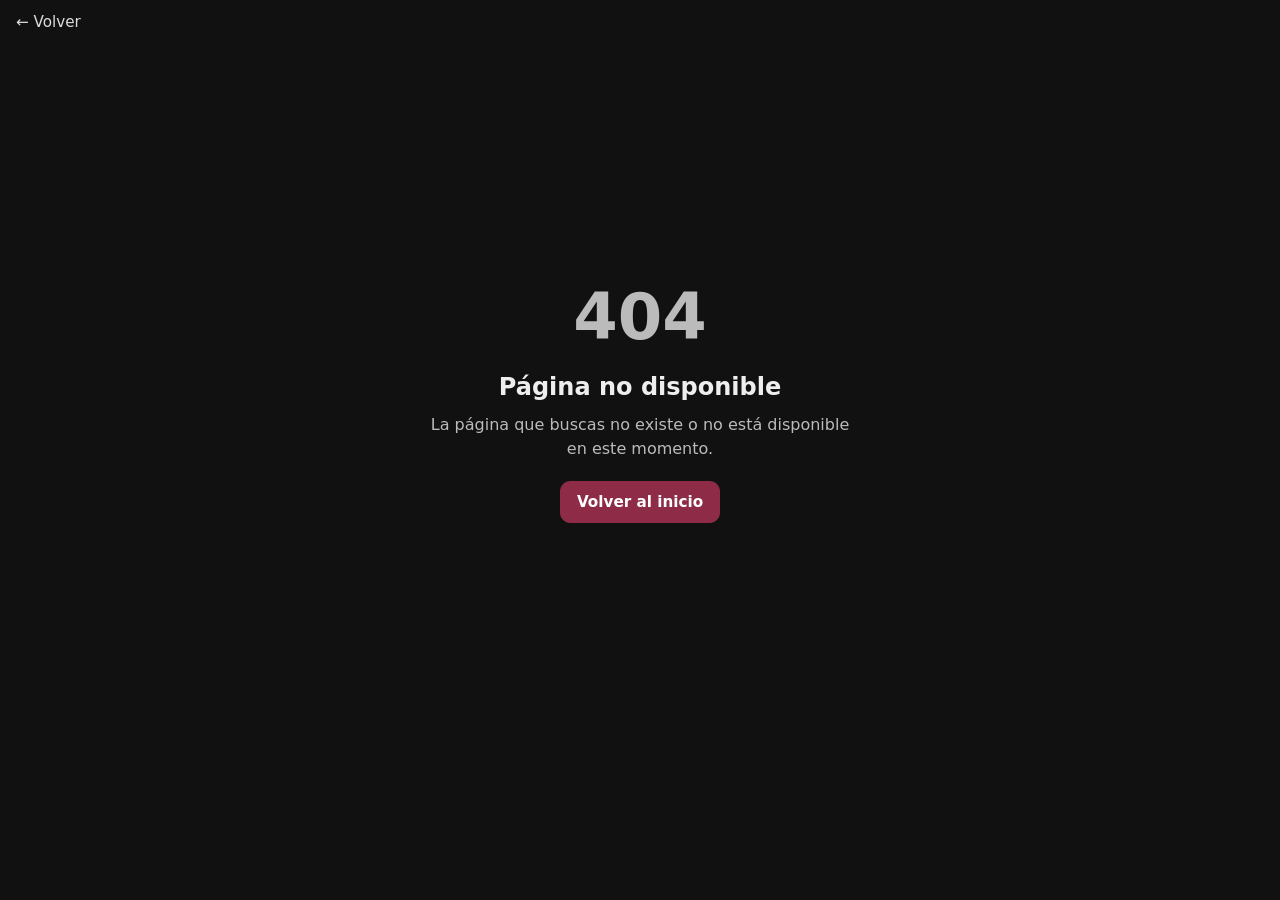
<file: acceso.html>
<!doctype html>
<html lang="es">
<head>
  <meta charset="utf-8">
  <meta name="viewport" content="width=device-width, initial-scale=1">
  <meta name="robots" content="noindex">
  <title>La Rioja</title>
  <link rel="stylesheet" href="css/estilos.css?v=2">
</head>
<body class="pagina-acceso">
  <div class="acceso-barra">
    <a href="index.html" class="volver">← Volver</a>
  </div>

  <div id="marco" class="acceso-marco">
    <img id="imagen" alt="Paisaje de La Rioja" draggable="false">
  </div>

  <div id="error" class="error" hidden>
    <div class="error-caja">
      <p class="error-codigo">404</p>
      <h1>Página no disponible</h1>
      <p>La página que buscas no existe o no está disponible en este momento.</p>
      <a href="index.html" class="boton">Volver al inicio</a>
    </div>
  </div>

  <script src="js/recursos.js?v=6"></script>
  <script src="js/acceso.js"></script>
</body>
</html>
</file>
<file: css/estilos.css>
:root {
  --fondo: #F6F2EC;
  --superficie: #FFFFFF;
  --texto: #2A2422;
  --texto-suave: #6B605A;
  --borde: #E4DCD2;
  --acento: #8E2C48;
  --acento-texto: #FFFFFF;
  --acento-suave: #F3E3E8;
  --sombra: 0 1px 2px rgba(60, 40, 30, .06), 0 4px 14px rgba(60, 40, 30, .07);
}

@media (prefers-color-scheme: dark) {
  :root {
    --fondo: #1C1917;
    --superficie: #27221F;
    --texto: #F1ECE7;
    --texto-suave: #B3A79F;
    --borde: #3A332E;
    --acento: #D4728E;
    --acento-texto: #1C1917;
    --acento-suave: #3D2830;
    --sombra: 0 1px 2px rgba(0, 0, 0, .3);
  }
}

* { box-sizing: border-box; }

body {
  margin: 0;
  background: var(--fondo);
  color: var(--texto);
  font-family: system-ui, -apple-system, "Segoe UI", Roboto, sans-serif;
  line-height: 1.5;
}

.contenedor { max-width: 1100px; margin: 0 auto; padding: 0 16px; }

/* Cabecera */
.cabecera { padding: 40px 0 24px; }
.cabecera h1 { margin: 0; font-size: clamp(1.7rem, 4vw, 2.4rem); letter-spacing: -.01em; }
.marca { display: flex; align-items: center; gap: 16px; }
.marca .logo { width: 72px; height: 72px; flex: none; display: block; }
@media (max-width: 500px) { .marca .logo { width: 56px; height: 56px; } }
.subtitulo { margin: 6px 0 0; color: var(--texto-suave); font-size: 1.05rem; }

/* Buscador y filtros */
.herramientas { display: flex; flex-wrap: wrap; gap: 12px; align-items: center; margin-bottom: 24px; }
.buscador {
  flex: 1 1 240px; max-width: 340px;
  padding: 10px 14px; font: inherit; color: var(--texto);
  background: var(--superficie); border: 1px solid var(--borde); border-radius: 10px;
}
.buscador:focus { outline: 2px solid var(--acento); outline-offset: 1px; }
.filtros { display: flex; flex-wrap: wrap; gap: 8px; }
.filtro {
  padding: 8px 14px; font: inherit; font-size: .92rem; cursor: pointer;
  color: var(--texto); background: var(--superficie);
  border: 1px solid var(--borde); border-radius: 999px;
}
.filtro:hover { border-color: var(--acento); }
.filtro[aria-pressed="true"] { background: var(--acento); color: var(--acento-texto); border-color: var(--acento); }

/* Tarjetas */
.rejilla { display: grid; grid-template-columns: repeat(auto-fill, minmax(280px, 1fr)); gap: 20px; padding-bottom: 48px; }
.tarjeta {
  display: flex; flex-direction: column; overflow: hidden;
  background: var(--superficie); border: 1px solid var(--borde); border-radius: 14px; box-shadow: var(--sombra);
}
.tarjeta-cab { position: relative; height: 110px; display: flex; align-items: center; justify-content: center; }
.tarjeta-cab .icono { font-size: 3rem; line-height: 1; }
.tarjeta-cab .tipo {
  position: absolute; top: 10px; right: 10px;
  padding: 3px 10px; font-size: .78rem; font-weight: 600;
  color: #fff; background: rgba(0, 0, 0, .25); border-radius: 999px;
}
.tarjeta-cuerpo { display: flex; flex-direction: column; flex: 1; padding: 16px 18px 18px; }
.tarjeta-cuerpo .tema { margin: 0; font-size: .8rem; font-weight: 600; color: var(--acento); text-transform: uppercase; letter-spacing: .04em; }
.tarjeta-cuerpo h2 { margin: 4px 0 6px; font-size: 1.2rem; }
.tarjeta-cuerpo .desc { margin: 0 0 16px; color: var(--texto-suave); font-size: .95rem; flex: 1; }
.botones { display: flex; flex-wrap: wrap; gap: 8px; }

.boton {
  display: inline-block; padding: 9px 16px; font-weight: 600; font-size: .95rem; text-decoration: none;
  color: var(--acento-texto); background: var(--acento); border: 1px solid var(--acento); border-radius: 10px;
}
.boton:hover { filter: brightness(1.08); }
.boton.secundario { color: var(--acento); background: var(--acento-suave); border-color: transparent; }

/* Reproductor de vídeo */
.reproductor {
  width: min(960px, calc(100vw - 32px)); padding: 0; border: none; border-radius: 14px;
  background: #000; color: #fff; overflow: hidden;
}
.reproductor::backdrop { background: rgba(0, 0, 0, .75); }
.reproductor-barra { display: flex; align-items: center; justify-content: space-between; gap: 12px; padding: 10px 14px; background: #1a1a1a; }
.reproductor-barra h2 { margin: 0; font-size: 1rem; font-weight: 600; }
.cerrar { font: inherit; font-size: 1.1rem; color: #fff; background: none; border: none; cursor: pointer; padding: 4px 8px; }
.reproductor video { display: block; width: 100%; max-height: calc(100vh - 120px); background: #000; }

.vacio { text-align: center; color: var(--texto-suave); padding: 40px 0; }

/* Página de la imagen */
.pagina-acceso { min-height: 100vh; background: #111; }
.acceso-barra { padding: 10px 16px; }
.volver { color: #ddd; text-decoration: none; font-size: .95rem; }
.volver:hover { color: #fff; }
.acceso-marco { display: flex; justify-content: center; padding: 0 0 16px; }
.acceso-marco img {
  display: block; width: 100%; height: auto;
  max-width: calc((100vh - 70px) * 1376 / 768);
  user-select: none; -webkit-user-select: none; -webkit-tap-highlight-color: transparent;
}

/* Mensaje de error */
.error { display: flex; align-items: center; justify-content: center; min-height: 80vh; padding: 16px; }
.error[hidden], .acceso-marco[hidden] { display: none; }
.error-caja { max-width: 420px; text-align: center; color: #eee; }
.error-codigo { margin: 0; font-size: 4rem; font-weight: 700; color: #777; line-height: 1; }
.error-caja h1 { margin: 12px 0 8px; font-size: 1.5rem; }
.error-caja p { color: #bbb; margin: 0 0 20px; }
</file>
